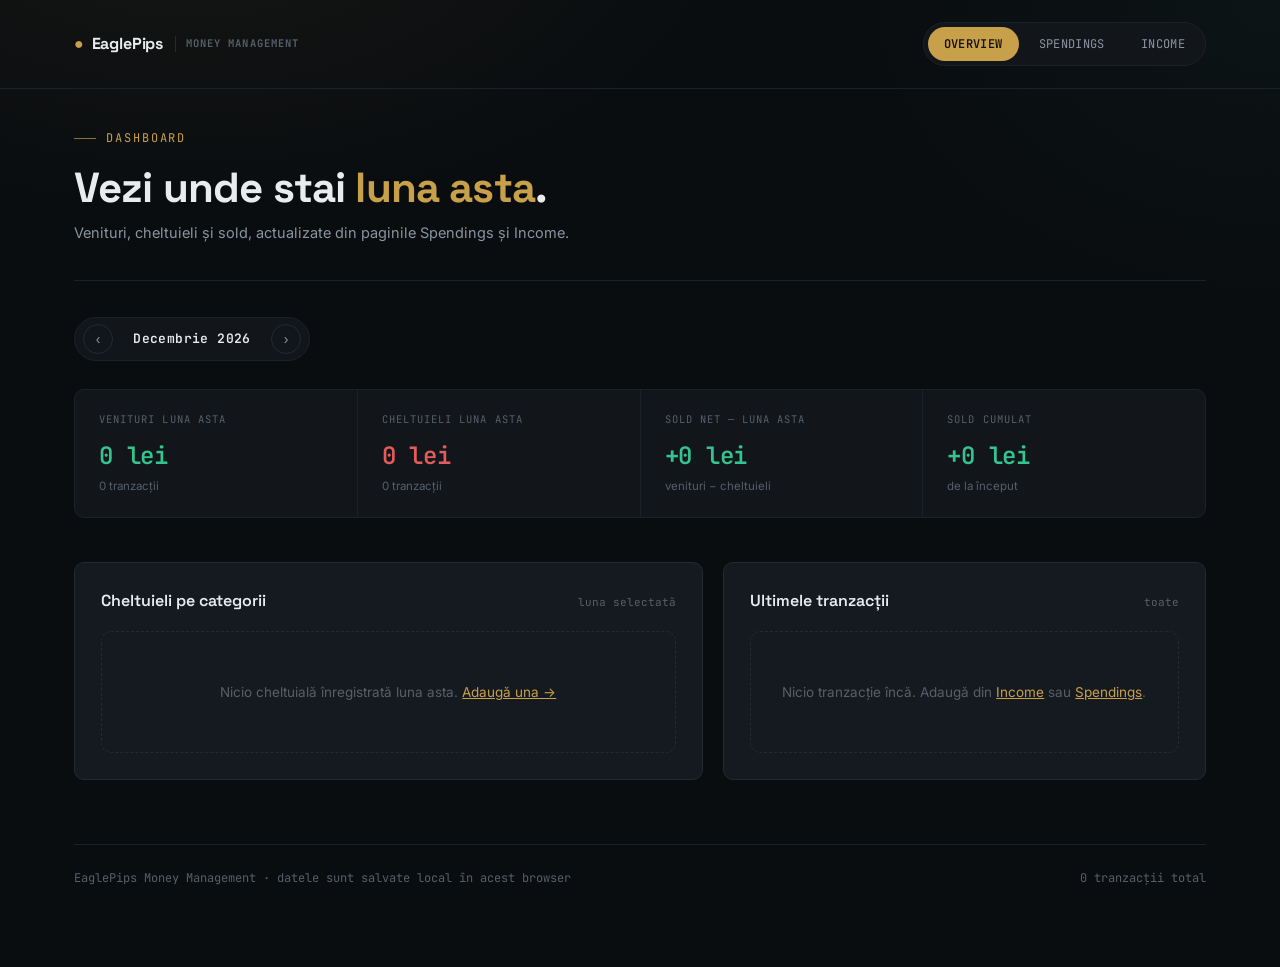
<file: index.html>
<!DOCTYPE html>
<html lang="ro">
<head>
<meta charset="UTF-8">
<meta name="viewport" content="width=device-width, initial-scale=1.0">
<title>EaglePips — Overview</title>
<link rel="stylesheet" href="assets/style.css">
</head>
<body>

<nav class="topnav">
  <div class="topnav-inner">
    <div class="brand"><span class="dot">●</span> EaglePips <span class="sub">Money Management</span></div>
    <div class="navlinks">
      <a href="index.html" data-page="overview">Overview</a>
      <a href="spendings.html" data-page="spendings">Spendings</a>
      <a href="income.html" data-page="income">Income</a>
    </div>
  </div>
</nav>

<div class="wrap">

  <header class="hero">
    <div class="eyebrow">Dashboard</div>
    <h1 class="title">Vezi unde stai <span class="accent">luna asta</span>.</h1>
    <p class="subtitle">Venituri, cheltuieli și sold, actualizate din paginile Spendings și Income.</p>
  </header>

  <div class="month-selector" id="monthSelector">
    <button id="prevMonth" aria-label="Luna anterioară">‹</button>
    <span class="label" id="monthLabel"></span>
    <button id="nextMonth" aria-label="Luna următoare">›</button>
  </div>

  <section class="summary" id="summary"></section>

  <div class="two-col">
    <div class="panel">
      <div class="panel-head">
        <h3>Cheltuieli pe categorii</h3>
        <span class="hint">luna selectată</span>
      </div>
      <div id="categoryBreakdown"></div>
    </div>

    <div class="panel">
      <div class="panel-head">
        <h3>Ultimele tranzacții</h3>
        <span class="hint">toate</span>
      </div>
      <div class="tx-list" id="recentTx"></div>
    </div>
  </div>

  <footer>
    <span>EaglePips Money Management · datele sunt salvate local în acest browser</span>
    <span id="totalCount"></span>
  </footer>
</div>

<script src="assets/app.js"></script>
<script>
MM.highlightNav('overview');

let currentMonth = MM.currentMonthKey();

function render(){
  const income = MM.loadIncome();
  const spending = MM.loadSpending();

  document.getElementById('monthLabel').textContent = MM.monthLabel(currentMonth);

  const monthIncome = income.filter(t => MM.monthKey(t.date) === currentMonth);
  const monthSpending = spending.filter(t => MM.monthKey(t.date) === currentMonth);

  const totalIncomeMonth = monthIncome.reduce((s,t)=>s+Number(t.amount||0),0);
  const totalSpendingMonth = monthSpending.reduce((s,t)=>s+Number(t.amount||0),0);
  const netMonth = totalIncomeMonth - totalSpendingMonth;

  const totalIncomeAll = income.reduce((s,t)=>s+Number(t.amount||0),0);
  const totalSpendingAll = spending.reduce((s,t)=>s+Number(t.amount||0),0);
  const balanceAll = totalIncomeAll - totalSpendingAll;

  document.getElementById('summary').innerHTML = `
    <div class="summary-cell">
      <div class="label">Venituri luna asta</div>
      <div class="value pos">${MM.fmtMoney(totalIncomeMonth)}</div>
      <div class="sub">${monthIncome.length} tranzacții</div>
    </div>
    <div class="summary-cell">
      <div class="label">Cheltuieli luna asta</div>
      <div class="value neg">${MM.fmtMoney(totalSpendingMonth)}</div>
      <div class="sub">${monthSpending.length} tranzacții</div>
    </div>
    <div class="summary-cell">
      <div class="label">Sold net — luna asta</div>
      <div class="value ${netMonth>=0?'pos':'neg'}">${netMonth>=0?'+':''}${MM.fmtMoney(netMonth)}</div>
      <div class="sub">venituri − cheltuieli</div>
    </div>
    <div class="summary-cell">
      <div class="label">Sold cumulat</div>
      <div class="value ${balanceAll>=0?'pos':'neg'}">${balanceAll>=0?'+':''}${MM.fmtMoney(balanceAll)}</div>
      <div class="sub">de la început</div>
    </div>
  `;

  // category breakdown (spending, this month)
  const byCat = {};
  monthSpending.forEach(t => { byCat[t.category] = (byCat[t.category]||0) + Number(t.amount||0); });
  const catEntries = Object.entries(byCat).sort((a,b)=>b[1]-a[1]);
  const maxCat = catEntries.length ? catEntries[0][1] : 0;

  const catEl = document.getElementById('categoryBreakdown');
  if(catEntries.length === 0){
    catEl.innerHTML = `<div class="empty">Nicio cheltuială înregistrată luna asta. <a href="spendings.html" style="color:var(--gold)">Adaugă una →</a></div>`;
  }else{
    catEl.innerHTML = catEntries.map(([cat,amt]) => `
      <div class="bar-row">
        <div class="bar-top"><span class="cat">${MM.escapeHtml(cat)}</span><span class="amt">${MM.fmtMoney(amt)}</span></div>
        <div class="bar-track"><div class="bar-fill" style="width:${maxCat ? (amt/maxCat*100) : 0}%"></div></div>
      </div>
    `).join('');
  }

  // recent transactions (merged, all time, last 8)
  const merged = [
    ...income.map(t => ({...t, kind: 'income'})),
    ...spending.map(t => ({...t, kind: 'spending'}))
  ].sort((a,b) => (b.date||'').localeCompare(a.date||'')).slice(0,8);

  const txEl = document.getElementById('recentTx');
  if(merged.length === 0){
    txEl.innerHTML = `<div class="empty">Nicio tranzacție încă. Adaugă din <a href="income.html" style="color:var(--gold)">Income</a> sau <a href="spendings.html" style="color:var(--gold)">Spendings</a>.</div>`;
  }else{
    txEl.innerHTML = merged.map(t => `
      <div class="tx-row">
        <div class="tx-left">
          <span class="tx-cat">${MM.escapeHtml(t.category)}</span>
          <span class="tx-meta">${MM.fmtDate(t.date)}${t.notes ? ' · ' + MM.escapeHtml(t.notes) : ''}</span>
        </div>
        <span class="tx-amt ${t.kind}">${t.kind==='income'?'+':'−'}${MM.fmtMoney(t.amount)}</span>
      </div>
    `).join('');
  }

  document.getElementById('totalCount').textContent = (income.length + spending.length) + ' tranzacții total';
}

document.getElementById('prevMonth').addEventListener('click', () => { currentMonth = MM.shiftMonthKey(currentMonth, -1); render(); });
document.getElementById('nextMonth').addEventListener('click', () => { currentMonth = MM.shiftMonthKey(currentMonth, 1); render(); });

render();
</script>
</body>
</html>
</file>
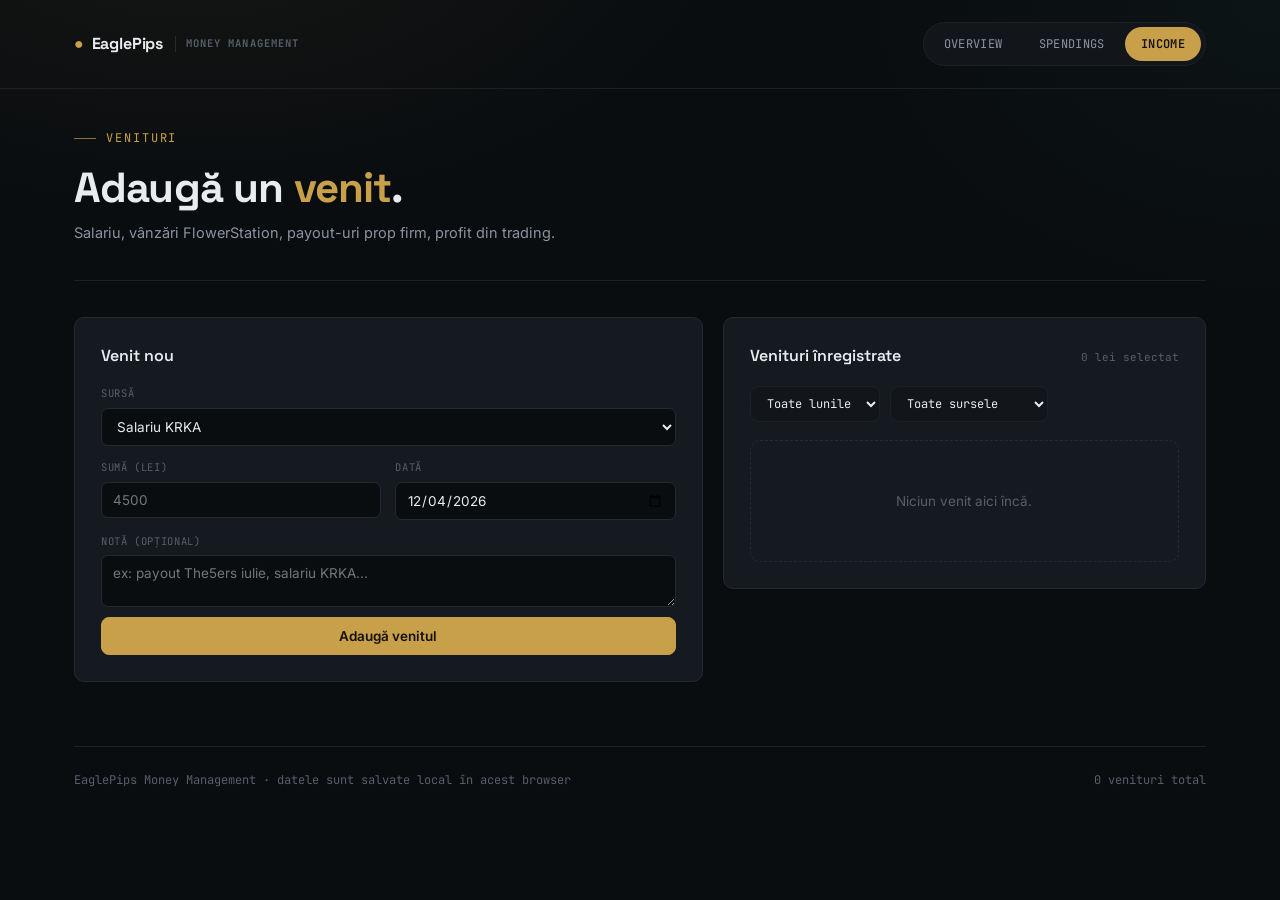
<file: income.html>
<!DOCTYPE html>
<html lang="ro">
<head>
<meta charset="UTF-8">
<meta name="viewport" content="width=device-width, initial-scale=1.0">
<title>EaglePips — Income</title>
<link rel="stylesheet" href="assets/style.css">
</head>
<body>

<nav class="topnav">
  <div class="topnav-inner">
    <div class="brand"><span class="dot">●</span> EaglePips <span class="sub">Money Management</span></div>
    <div class="navlinks">
      <a href="index.html" data-page="overview">Overview</a>
      <a href="spendings.html" data-page="spendings">Spendings</a>
      <a href="income.html" data-page="income">Income</a>
    </div>
  </div>
</nav>

<div class="wrap">

  <header class="hero">
    <div class="eyebrow">Venituri</div>
    <h1 class="title">Adaugă un <span class="accent">venit</span>.</h1>
    <p class="subtitle">Salariu, vânzări FlowerStation, payout-uri prop firm, profit din trading.</p>
  </header>

  <div class="two-col">
    <div class="panel">
      <div class="panel-head"><h3>Venit nou</h3></div>
      <form id="incomeForm">
        <input type="hidden" id="incomeId">
        <div class="form-grid">
          <div class="field full">
            <label for="category">Sursă</label>
            <select id="category"></select>
          </div>
          <div class="field">
            <label for="amount">Sumă (lei)</label>
            <input type="number" id="amount" placeholder="4500" step="0.01" required>
          </div>
          <div class="field">
            <label for="date">Dată</label>
            <input type="date" id="date" required>
          </div>
          <div class="field full">
            <label for="notes">Notă (opțional)</label>
            <textarea id="notes" placeholder="ex: payout The5ers iulie, salariu KRKA..."></textarea>
          </div>
        </div>
        <button type="submit" class="btn primary full" id="submitBtn">Adaugă venitul</button>
      </form>
    </div>

    <div class="panel">
      <div class="panel-head">
        <h3>Venituri înregistrate</h3>
        <span class="hint" id="filteredTotal"></span>
      </div>
      <div class="filter-row">
        <select id="monthFilter"></select>
        <select id="catFilter"></select>
      </div>
      <div class="tx-list" id="incomeList"></div>
    </div>
  </div>

  <footer>
    <span>EaglePips Money Management · datele sunt salvate local în acest browser</span>
    <span id="totalCount"></span>
  </footer>
</div>

<script src="assets/app.js"></script>
<script>
MM.highlightNav('income');

const catSelect = document.getElementById('category');
MM.INCOME_CATEGORIES.forEach(c => {
  const o = document.createElement('option'); o.value = c; o.textContent = c;
  catSelect.appendChild(o);
});

document.getElementById('date').value = new Date().toISOString().slice(0,10);

let editingId = null;

function populateFilters(){
  const income = MM.loadIncome();
  const months = [...new Set(income.map(t => MM.monthKey(t.date)))].sort().reverse();
  const monthFilter = document.getElementById('monthFilter');
  monthFilter.innerHTML = `<option value="all">Toate lunile</option>` + months.map(m => `<option value="${m}">${MM.monthLabel(m)}</option>`).join('');

  const catFilter = document.getElementById('catFilter');
  catFilter.innerHTML = `<option value="all">Toate sursele</option>` + MM.INCOME_CATEGORIES.map(c => `<option value="${MM.escapeHtml(c)}">${MM.escapeHtml(c)}</option>`).join('');
}

function renderList(){
  const income = MM.loadIncome();
  const monthFilter = document.getElementById('monthFilter').value;
  const catFilter = document.getElementById('catFilter').value;

  let filtered = income.slice();
  if(monthFilter !== 'all') filtered = filtered.filter(t => MM.monthKey(t.date) === monthFilter);
  if(catFilter !== 'all') filtered = filtered.filter(t => t.category === catFilter);
  filtered.sort((a,b) => (b.date||'').localeCompare(a.date||''));

  const total = filtered.reduce((s,t)=>s+Number(t.amount||0),0);
  document.getElementById('filteredTotal').textContent = MM.fmtMoney(total) + ' selectat';

  const el = document.getElementById('incomeList');
  if(filtered.length === 0){
    el.innerHTML = `<div class="empty">Niciun venit aici încă.</div>`;
  }else{
    el.innerHTML = filtered.map(t => `
      <div class="tx-row">
        <div class="tx-left">
          <span class="tx-cat">${MM.escapeHtml(t.category)}</span>
          <span class="tx-meta">${MM.fmtDate(t.date)}${t.notes ? ' · ' + MM.escapeHtml(t.notes) : ''}</span>
        </div>
        <span class="tx-amt income">+${MM.fmtMoney(t.amount)}</span>
        <div class="tx-actions">
          <button class="icon-btn" onclick="editIncome('${t.id}')" title="Editează">✎</button>
          <button class="icon-btn" onclick="deleteIncome('${t.id}')" title="Șterge">🗑</button>
        </div>
      </div>
    `).join('');
  }

  document.getElementById('totalCount').textContent = income.length + ' venituri total';
}

window.editIncome = function(id){
  const income = MM.loadIncome();
  const t = income.find(x => x.id === id);
  if(!t) return;
  editingId = id;
  document.getElementById('category').value = t.category;
  document.getElementById('amount').value = t.amount;
  document.getElementById('date').value = t.date;
  document.getElementById('notes').value = t.notes || '';
  document.getElementById('submitBtn').textContent = 'Salvează modificarea';
  window.scrollTo({top:0, behavior:'smooth'});
};

window.deleteIncome = function(id){
  if(!confirm('Ștergi acest venit?')) return;
  let income = MM.loadIncome();
  income = income.filter(t => t.id !== id);
  MM.saveIncome(income);
  populateFilters();
  renderList();
};

document.getElementById('incomeForm').addEventListener('submit', e => {
  e.preventDefault();
  let income = MM.loadIncome();
  const entry = {
    id: editingId || MM.uid(),
    category: document.getElementById('category').value,
    amount: parseFloat(document.getElementById('amount').value) || 0,
    date: document.getElementById('date').value,
    notes: document.getElementById('notes').value.trim()
  };
  if(editingId){
    income = income.map(t => t.id === editingId ? entry : t);
  }else{
    income.push(entry);
  }
  MM.saveIncome(income);
  editingId = null;
  document.getElementById('submitBtn').textContent = 'Adaugă venitul';
  e.target.reset();
  document.getElementById('date').value = new Date().toISOString().slice(0,10);
  populateFilters();
  renderList();
});

document.getElementById('monthFilter').addEventListener('change', renderList);
document.getElementById('catFilter').addEventListener('change', renderList);

populateFilters();
renderList();
</script>
</body>
</html>
</file>
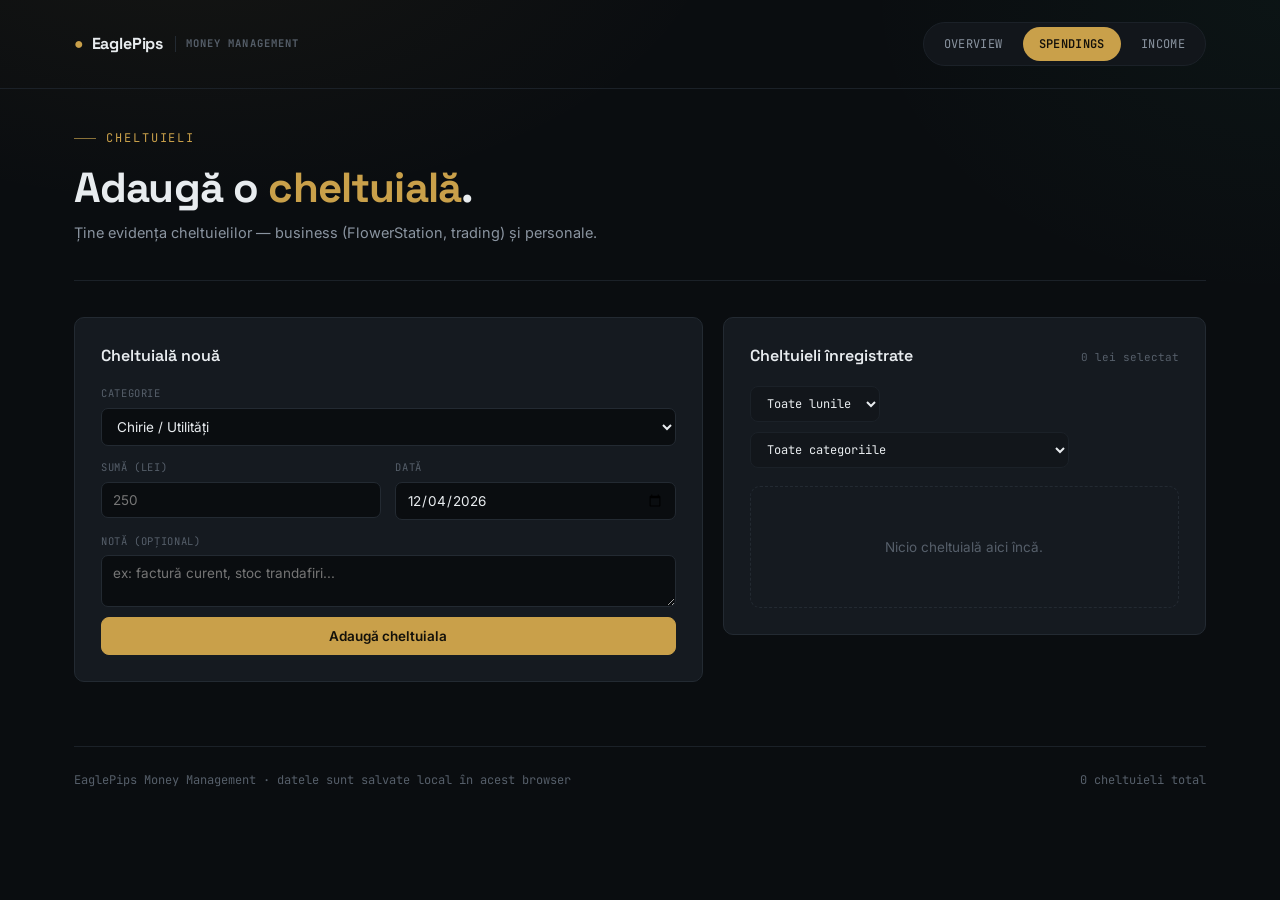
<file: spendings.html>
<!DOCTYPE html>
<html lang="ro">
<head>
<meta charset="UTF-8">
<meta name="viewport" content="width=device-width, initial-scale=1.0">
<title>EaglePips — Spendings</title>
<link rel="stylesheet" href="assets/style.css">
</head>
<body>

<nav class="topnav">
  <div class="topnav-inner">
    <div class="brand"><span class="dot">●</span> EaglePips <span class="sub">Money Management</span></div>
    <div class="navlinks">
      <a href="index.html" data-page="overview">Overview</a>
      <a href="spendings.html" data-page="spendings">Spendings</a>
      <a href="income.html" data-page="income">Income</a>
    </div>
  </div>
</nav>

<div class="wrap">

  <header class="hero">
    <div class="eyebrow">Cheltuieli</div>
    <h1 class="title">Adaugă o <span class="accent">cheltuială</span>.</h1>
    <p class="subtitle">Ține evidența cheltuielilor — business (FlowerStation, trading) și personale.</p>
  </header>

  <div class="two-col">
    <div class="panel">
      <div class="panel-head"><h3>Cheltuială nouă</h3></div>
      <form id="spendForm">
        <input type="hidden" id="spendId">
        <div class="form-grid">
          <div class="field full">
            <label for="category">Categorie</label>
            <select id="category"></select>
          </div>
          <div class="field">
            <label for="amount">Sumă (lei)</label>
            <input type="number" id="amount" placeholder="250" step="0.01" required>
          </div>
          <div class="field">
            <label for="date">Dată</label>
            <input type="date" id="date" required>
          </div>
          <div class="field full">
            <label for="notes">Notă (opțional)</label>
            <textarea id="notes" placeholder="ex: factură curent, stoc trandafiri..."></textarea>
          </div>
        </div>
        <button type="submit" class="btn primary full" id="submitBtn">Adaugă cheltuiala</button>
      </form>
    </div>

    <div class="panel">
      <div class="panel-head">
        <h3>Cheltuieli înregistrate</h3>
        <span class="hint" id="filteredTotal"></span>
      </div>
      <div class="filter-row">
        <select id="monthFilter"></select>
        <select id="catFilter"></select>
      </div>
      <div class="tx-list" id="spendList"></div>
    </div>
  </div>

  <footer>
    <span>EaglePips Money Management · datele sunt salvate local în acest browser</span>
    <span id="totalCount"></span>
  </footer>
</div>

<script src="assets/app.js"></script>
<script>
MM.highlightNav('spendings');

const catSelect = document.getElementById('category');
MM.SPENDING_CATEGORIES.forEach(c => {
  const o = document.createElement('option'); o.value = c; o.textContent = c;
  catSelect.appendChild(o);
});

document.getElementById('date').value = new Date().toISOString().slice(0,10);

let editingId = null;

function populateFilters(){
  const spending = MM.loadSpending();
  const months = [...new Set(spending.map(t => MM.monthKey(t.date)))].sort().reverse();
  const monthFilter = document.getElementById('monthFilter');
  monthFilter.innerHTML = `<option value="all">Toate lunile</option>` + months.map(m => `<option value="${m}">${MM.monthLabel(m)}</option>`).join('');

  const catFilter = document.getElementById('catFilter');
  catFilter.innerHTML = `<option value="all">Toate categoriile</option>` + MM.SPENDING_CATEGORIES.map(c => `<option value="${MM.escapeHtml(c)}">${MM.escapeHtml(c)}</option>`).join('');
}

function renderList(){
  const spending = MM.loadSpending();
  const monthFilter = document.getElementById('monthFilter').value;
  const catFilter = document.getElementById('catFilter').value;

  let filtered = spending.slice();
  if(monthFilter !== 'all') filtered = filtered.filter(t => MM.monthKey(t.date) === monthFilter);
  if(catFilter !== 'all') filtered = filtered.filter(t => t.category === catFilter);
  filtered.sort((a,b) => (b.date||'').localeCompare(a.date||''));

  const total = filtered.reduce((s,t)=>s+Number(t.amount||0),0);
  document.getElementById('filteredTotal').textContent = MM.fmtMoney(total) + ' selectat';

  const el = document.getElementById('spendList');
  if(filtered.length === 0){
    el.innerHTML = `<div class="empty">Nicio cheltuială aici încă.</div>`;
  }else{
    el.innerHTML = filtered.map(t => `
      <div class="tx-row">
        <div class="tx-left">
          <span class="tx-cat">${MM.escapeHtml(t.category)}</span>
          <span class="tx-meta">${MM.fmtDate(t.date)}${t.notes ? ' · ' + MM.escapeHtml(t.notes) : ''}</span>
        </div>
        <span class="tx-amt spending">−${MM.fmtMoney(t.amount)}</span>
        <div class="tx-actions">
          <button class="icon-btn" onclick="editSpend('${t.id}')" title="Editează">✎</button>
          <button class="icon-btn" onclick="deleteSpend('${t.id}')" title="Șterge">🗑</button>
        </div>
      </div>
    `).join('');
  }

  document.getElementById('totalCount').textContent = spending.length + ' cheltuieli total';
}

window.editSpend = function(id){
  const spending = MM.loadSpending();
  const t = spending.find(x => x.id === id);
  if(!t) return;
  editingId = id;
  document.getElementById('category').value = t.category;
  document.getElementById('amount').value = t.amount;
  document.getElementById('date').value = t.date;
  document.getElementById('notes').value = t.notes || '';
  document.getElementById('submitBtn').textContent = 'Salvează modificarea';
  window.scrollTo({top:0, behavior:'smooth'});
};

window.deleteSpend = function(id){
  if(!confirm('Ștergi această cheltuială?')) return;
  let spending = MM.loadSpending();
  spending = spending.filter(t => t.id !== id);
  MM.saveSpending(spending);
  populateFilters();
  renderList();
};

document.getElementById('spendForm').addEventListener('submit', e => {
  e.preventDefault();
  let spending = MM.loadSpending();
  const entry = {
    id: editingId || MM.uid(),
    category: document.getElementById('category').value,
    amount: parseFloat(document.getElementById('amount').value) || 0,
    date: document.getElementById('date').value,
    notes: document.getElementById('notes').value.trim()
  };
  if(editingId){
    spending = spending.map(t => t.id === editingId ? entry : t);
  }else{
    spending.push(entry);
  }
  MM.saveSpending(spending);
  editingId = null;
  document.getElementById('submitBtn').textContent = 'Adaugă cheltuiala';
  e.target.reset();
  document.getElementById('date').value = new Date().toISOString().slice(0,10);
  populateFilters();
  renderList();
});

document.getElementById('monthFilter').addEventListener('change', renderList);
document.getElementById('catFilter').addEventListener('change', renderList);

populateFilters();
renderList();
</script>
</body>
</html>
</file>
<file: assets/style.css>
@import url('https://fonts.googleapis.com/css2?family=Space+Grotesk:wght@400;500;600;700&family=JetBrains+Mono:wght@400;500;600;700&family=Inter:wght@400;500;600&display=swap');

:root{
  --bg: #0a0d10;
  --bg-elevated: #12161b;
  --bg-card: #151a20;
  --border: #232a32;
  --border-soft: #1b2128;
  --text: #e8ecef;
  --text-dim: #8a94a0;
  --text-faint: #565f6a;
  --gold: #c9a04a;
  --gold-dim: #8a7239;
  --profit: #35c48f;
  --profit-dim: #1f6e50;
  --loss: #e35b5b;
  --loss-dim: #7a3434;
  --warn: #d4a640;
  --radius: 10px;
  --font-display: 'Space Grotesk', sans-serif;
  --font-mono: 'JetBrains Mono', monospace;
  --font-body: 'Inter', sans-serif;
}

*{box-sizing:border-box; margin:0; padding:0;}

body{
  background: var(--bg);
  background-image:
    radial-gradient(ellipse 900px 500px at 15% -10%, rgba(201,160,74,0.06), transparent 60%),
    radial-gradient(ellipse 700px 500px at 100% 0%, rgba(53,196,143,0.04), transparent 60%);
  background-attachment: fixed;
  color: var(--text);
  font-family: var(--font-body);
  min-height: 100vh;
  line-height: 1.5;
}

.wrap{ max-width: 1180px; margin: 0 auto; padding: 0 24px 80px; }

/* ---------- NAV ---------- */
.topnav{
  border-bottom: 1px solid var(--border-soft);
  margin-bottom: 40px;
}
.topnav-inner{
  max-width: 1180px;
  margin: 0 auto;
  padding: 22px 24px;
  display: flex;
  align-items: center;
  justify-content: space-between;
  flex-wrap: wrap;
  gap: 16px;
}
.brand{
  font-family: var(--font-display);
  font-weight: 700;
  font-size: 16px;
  letter-spacing: -0.01em;
  display: flex;
  align-items: center;
  gap: 8px;
}
.brand .dot{ color: var(--gold); }
.brand .sub{
  font-family: var(--font-mono);
  font-size: 10.5px;
  color: var(--text-faint);
  text-transform: uppercase;
  letter-spacing: 0.1em;
  margin-left: 4px;
  padding-left: 10px;
  border-left: 1px solid var(--border);
}
.navlinks{
  display: flex;
  gap: 4px;
  background: var(--bg-elevated);
  border: 1px solid var(--border-soft);
  border-radius: 999px;
  padding: 4px;
}
.navlinks a{
  font-family: var(--font-mono);
  font-size: 12px;
  letter-spacing: 0.03em;
  text-transform: uppercase;
  text-decoration: none;
  color: var(--text-dim);
  padding: 8px 16px;
  border-radius: 999px;
  transition: all .15s ease;
}
.navlinks a:hover{ color: var(--text); }
.navlinks a.active{ background: var(--gold); color: #14110a; font-weight: 600; }

header.hero{
  padding: 0 0 36px;
  margin-bottom: 36px;
  border-bottom: 1px solid var(--border-soft);
}
.eyebrow{
  font-family: var(--font-mono);
  font-size: 12px;
  letter-spacing: 0.16em;
  text-transform: uppercase;
  color: var(--gold);
  display: flex;
  align-items: center;
  gap: 10px;
  margin-bottom: 18px;
}
.eyebrow::before{ content:""; width: 22px; height: 1px; background: var(--gold-dim); }
h1.title{
  font-family: var(--font-display);
  font-weight: 700;
  font-size: clamp(28px, 4.2vw, 42px);
  letter-spacing: -0.02em;
  line-height: 1.08;
  max-width: 720px;
}
h1.title .accent{ color: var(--gold); }
.subtitle{ color: var(--text-dim); max-width: 560px; margin-top: 12px; font-size: 14.5px; }

/* ---------- MONTH SELECTOR ---------- */
.month-selector{
  display: flex;
  align-items: center;
  gap: 14px;
  background: var(--bg-elevated);
  border: 1px solid var(--border-soft);
  border-radius: 999px;
  padding: 6px 8px;
  width: fit-content;
}
.month-selector button{
  width: 30px; height: 30px;
  border-radius: 50%;
  border: 1px solid var(--border);
  background: transparent;
  color: var(--text-dim);
  cursor: pointer;
  font-size: 14px;
  display: flex; align-items: center; justify-content: center;
  transition: all .15s ease;
}
.month-selector button:hover{ border-color: var(--gold-dim); color: var(--gold); }
.month-selector .label{
  font-family: var(--font-mono);
  font-size: 13px;
  font-weight: 600;
  letter-spacing: 0.03em;
  min-width: 130px;
  text-align: center;
  text-transform: capitalize;
}

/* ---------- SUMMARY ---------- */
.summary{
  display: grid;
  grid-template-columns: repeat(4, 1fr);
  gap: 1px;
  background: var(--border-soft);
  border: 1px solid var(--border-soft);
  border-radius: var(--radius);
  overflow: hidden;
  margin: 28px 0 44px;
}
.summary-cell{ background: var(--bg-elevated); padding: 22px 24px; }
.summary-cell .label{
  font-family: var(--font-mono);
  font-size: 10.5px;
  letter-spacing: 0.1em;
  text-transform: uppercase;
  color: var(--text-faint);
  margin-bottom: 10px;
}
.summary-cell .value{ font-family: var(--font-mono); font-size: 24px; font-weight: 600; letter-spacing: -0.01em; }
.summary-cell .value.pos{ color: var(--profit); }
.summary-cell .value.neg{ color: var(--loss); }
.summary-cell .sub{ font-size: 11.5px; color: var(--text-faint); margin-top: 4px; }

@media (max-width: 760px){ .summary{ grid-template-columns: repeat(2, 1fr); } }

/* ---------- SECTION BLOCKS ---------- */
.panel{
  background: var(--bg-card);
  border: 1px solid var(--border);
  border-radius: var(--radius);
  padding: 26px;
  margin-bottom: 24px;
}
.panel-head{
  display: flex;
  align-items: baseline;
  justify-content: space-between;
  margin-bottom: 18px;
}
.panel-head h3{ font-family: var(--font-display); font-size: 16px; font-weight: 600; }
.panel-head .hint{ font-family: var(--font-mono); font-size: 11px; color: var(--text-faint); }

.two-col{ display: grid; grid-template-columns: 1.3fr 1fr; gap: 20px; align-items: start; }
@media (max-width: 900px){ .two-col{ grid-template-columns: 1fr; } }

/* ---------- BAR CHART (category breakdown) ---------- */
.bar-row{ margin-bottom: 14px; }
.bar-row:last-child{ margin-bottom: 0; }
.bar-row .bar-top{ display: flex; justify-content: space-between; font-size: 12.5px; margin-bottom: 6px; }
.bar-row .bar-top .cat{ color: var(--text-dim); }
.bar-row .bar-top .amt{ font-family: var(--font-mono); font-weight: 600; }
.bar-track{ height: 8px; background: var(--border-soft); border-radius: 999px; overflow: hidden; }
.bar-fill{ height: 100%; border-radius: 999px; background: var(--gold); transition: width .5s ease; }
.bar-fill.income{ background: var(--profit); }

/* ---------- TRANSACTION LIST ---------- */
.tx-list{ display: flex; flex-direction: column; }
.tx-row{
  display: flex;
  align-items: center;
  justify-content: space-between;
  padding: 13px 0;
  border-bottom: 1px solid var(--border-soft);
  gap: 12px;
}
.tx-row:last-child{ border-bottom: none; }
.tx-left{ display: flex; flex-direction: column; gap: 3px; min-width: 0; }
.tx-cat{ font-size: 13.5px; font-weight: 500; }
.tx-meta{ font-family: var(--font-mono); font-size: 11px; color: var(--text-faint); }
.tx-note{ font-size: 12px; color: var(--text-dim); overflow: hidden; text-overflow: ellipsis; white-space: nowrap; max-width: 260px; }
.tx-amt{ font-family: var(--font-mono); font-weight: 600; font-size: 14px; white-space: nowrap; }
.tx-amt.income{ color: var(--profit); }
.tx-amt.spending{ color: var(--loss); }
.tx-actions{ display: flex; gap: 6px; }

.icon-btn{
  background: transparent;
  border: 1px solid var(--border);
  color: var(--text-dim);
  width: 26px; height: 26px;
  border-radius: 6px;
  cursor: pointer;
  display: flex; align-items: center; justify-content: center;
  font-size: 12px;
  transition: all .15s ease;
  flex-shrink: 0;
}
.icon-btn:hover{ border-color: var(--gold-dim); color: var(--gold); }

.empty{
  text-align: center;
  padding: 50px 20px;
  color: var(--text-faint);
  border: 1px dashed var(--border);
  border-radius: var(--radius);
  font-size: 13.5px;
}

/* ---------- FORM ---------- */
.form-grid{ display: grid; grid-template-columns: 1fr 1fr; gap: 14px; }
.form-grid .full{ grid-column: 1 / -1; }
.field label{
  display: block;
  font-family: var(--font-mono);
  font-size: 10.5px;
  letter-spacing: 0.06em;
  text-transform: uppercase;
  color: var(--text-faint);
  margin-bottom: 6px;
}
.field input, .field select, .field textarea{
  width: 100%;
  background: var(--bg);
  border: 1px solid var(--border);
  border-radius: 7px;
  padding: 9px 11px;
  color: var(--text);
  font-family: var(--font-body);
  font-size: 13.5px;
}
.field textarea{ resize: vertical; min-height: 44px; }
.field input:focus, .field select:focus, .field textarea:focus{ outline: none; border-color: var(--gold-dim); }

button.btn{
  font-family: var(--font-body);
  font-size: 13.5px;
  font-weight: 600;
  padding: 10px 18px;
  border-radius: 8px;
  border: 1px solid var(--border);
  background: var(--bg-elevated);
  color: var(--text);
  cursor: pointer;
  transition: all .15s ease;
}
button.btn:hover{ border-color: var(--gold-dim); }
button.btn.primary{ background: var(--gold); color: #14110a; border-color: var(--gold); }
button.btn.primary:hover{ background: #d9b463; }
button.btn.ghost{ background: transparent; }
button.btn.full{ width: 100%; margin-top: 4px; }

.filter-row{ display: flex; gap: 10px; align-items: center; flex-wrap: wrap; margin-bottom: 18px; }
.filter-row select{
  background: var(--bg-elevated);
  border: 1px solid var(--border-soft);
  color: var(--text);
  font-family: var(--font-mono);
  font-size: 12px;
  padding: 8px 12px;
  border-radius: 8px;
}

a:focus-visible, button:focus-visible, input:focus-visible, select:focus-visible{
  outline: 2px solid var(--gold); outline-offset: 2px;
}

footer{
  margin-top: 40px;
  padding-top: 24px;
  border-top: 1px solid var(--border-soft);
  color: var(--text-faint);
  font-size: 12px;
  font-family: var(--font-mono);
  display: flex;
  justify-content: space-between;
  flex-wrap: wrap;
  gap: 10px;
}

@media (prefers-reduced-motion: reduce){ *{ transition: none !important; } }
</file>
